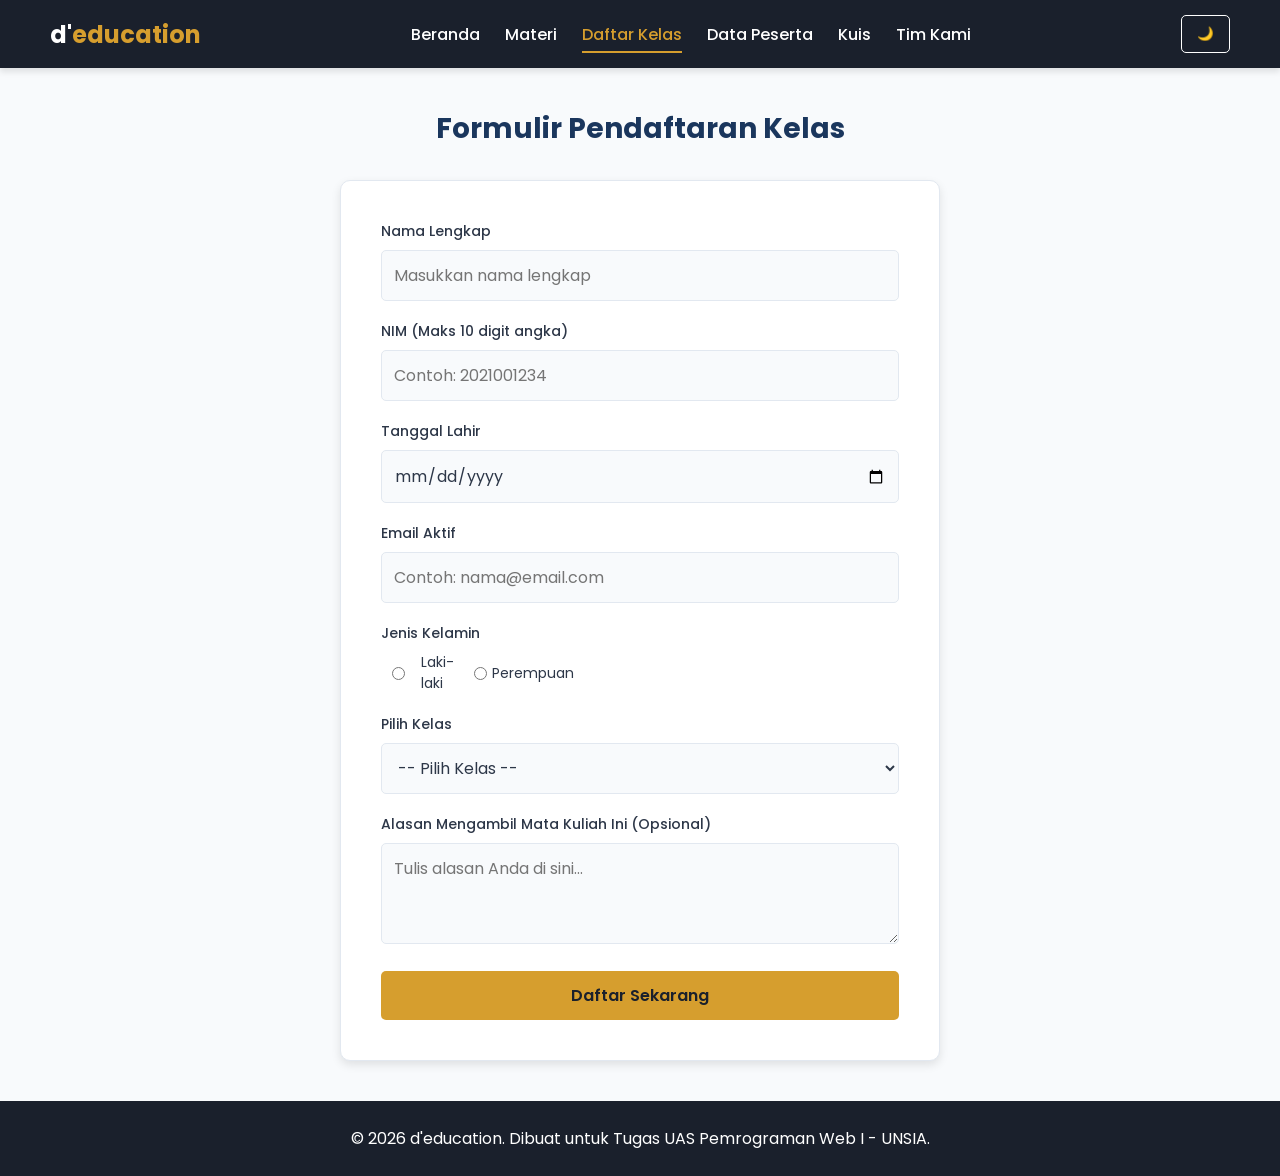
<file: daftar.html>
<!DOCTYPE html>
<html lang="id">
<head>
    <meta charset="UTF-8">
    <meta name="viewport" content="width=device-width, initial-scale=1.0">
    <title>Daftar Kelas - d'education</title>
    <link rel="stylesheet" href="assets/css/style.css">
</head>
<body>
    <header>
        <nav class="navbar">
            <div class="logo"><h1>d'<span>education</span></h1></div>
            <ul class="nav-links" id="navLinks">
                <li><a href="index.html">Beranda</a></li>
                <li><a href="materi.html">Materi</a></li>
                <li><a href="daftar.html">Daftar Kelas</a></li>
                <li><a href="peserta.html">Data Peserta</a></li>
                <li><a href="kuis.html">Kuis</a></li>
                <li><a href="kontributor.html">Tim Kami</a></li>
            </ul>
            <div class="nav-actions">
                <button id="theme-toggle">🌙</button>
                <button class="hamburger" id="hamburger"><span></span><span></span><span></span></button>
            </div>
        </nav>
    </header>

    <main>
        <h2 class="page-title">Formulir Pendaftaran Kelas</h2>
        
        <section class="form-container">
            <form id="form-daftar" novalidate>
                <div class="form-group">
                    <label for="nama">Nama Lengkap</label>
                    <input type="text" id="nama" name="nama" placeholder="Masukkan nama lengkap">
                    <div class="error-msg" id="error-nama">Nama wajib diisi.</div>
                </div>

                <div class="form-group">
                    <label for="nim">NIM (Maks 10 digit angka)</label>
                    <input type="text" id="nim" name="nim" placeholder="Contoh: 2021001234" maxlength="10">
                    <div class="error-msg" id="error-nim">NIM wajib diisi dan harus angka.</div>
                </div>

                <div class="form-group">
                    <label for="tglLahir">Tanggal Lahir</label>
                    <input type="date" id="tglLahir" name="tglLahir">
                    <div class="error-msg" id="error-tglLahir">Tanggal lahir wajib diisi.</div>
                </div>

                <div class="form-group">
                    <label for="email">Email Aktif</label>
                    <input type="email" id="email" name="email" placeholder="Contoh: nama@email.com">
                    <div class="error-msg" id="error-email">Format email tidak valid.</div>
                </div>

                <div class="form-group">
                    <label>Jenis Kelamin</label>
                    <div class="radio-group">
                        <label><input type="radio" id="laki-laki" name="jenis_kelamin" value="Laki-laki"> Laki-laki</label>
                        <label><input type="radio" id="perempuan" name="jenis_kelamin" value="Perempuan"> Perempuan</label>
                    </div>
                    <div class="error-msg" id="error-jk">Pilih jenis kelamin.</div>
                </div>

                <div class="form-group">
                    <label for="kelas">Pilih Kelas</label>
                    <select id="kelas" name="kelas">
                        <option value="">-- Pilih Kelas --</option>
                        <option value="IF208-A">IF208-A</option>
                        <option value="IF208-B">IF208-B</option>
                    </select>
                    <div class="error-msg" id="error-kelas">Pilih kelas.</div>
                </div>

                <div class="form-group">
                    <label for="alasan">Alasan Mengambil Mata Kuliah Ini (Opsional)</label>
                    <textarea id="alasan" name="alasan" rows="3" placeholder="Tulis alasan Anda di sini..."></textarea>
                </div>

                <button type="submit" class="btn-primary" style="width: 100%;">Daftar Sekarang</button>
            </form>
        </section>
    </main>

    <footer>
        <p>&copy; 2026 d'education. Dibuat untuk Tugas UAS Pemrograman Web I - UNSIA.</p>
    </footer>

    <script src="assets/js/script.js"></script>
</body>
</html>
</file>
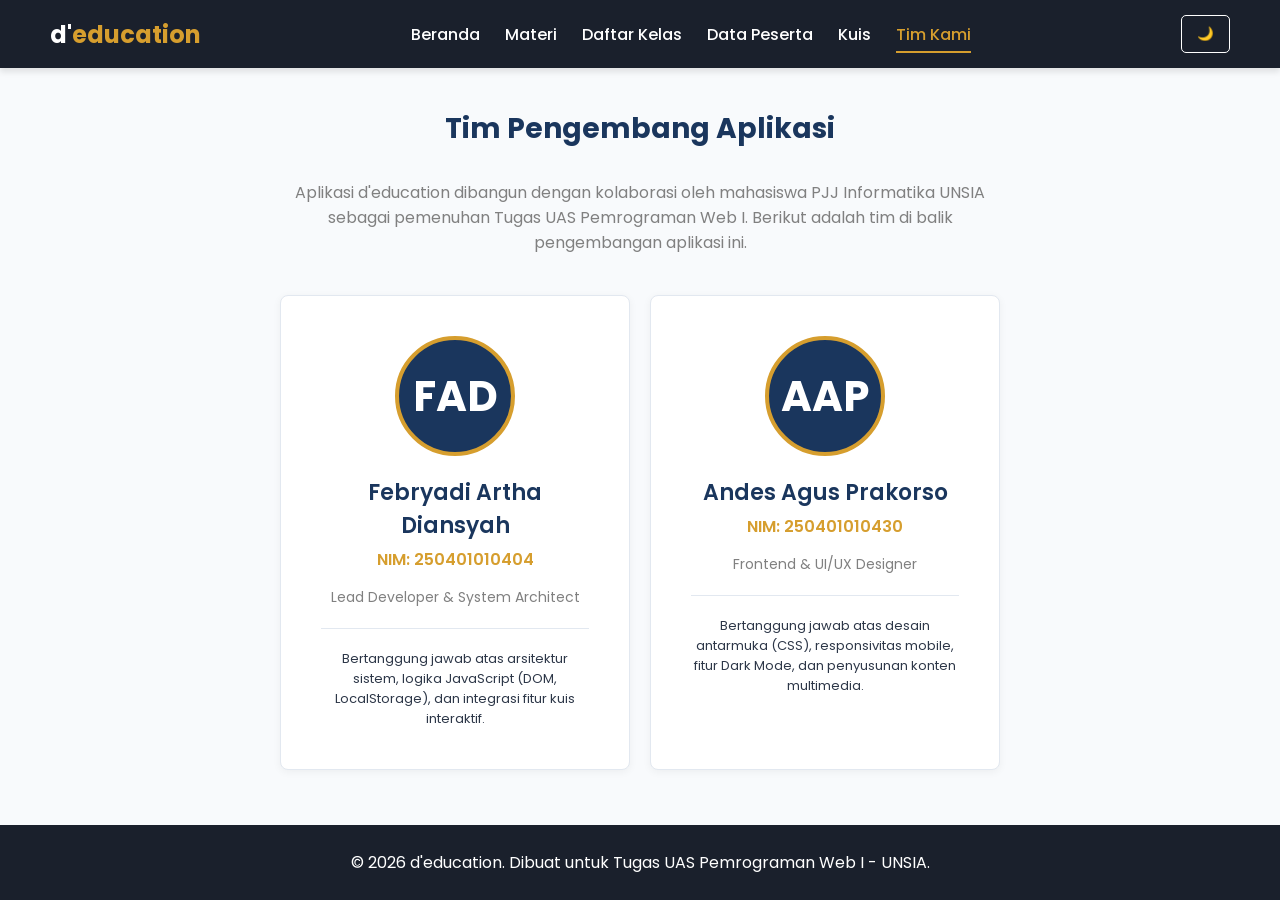
<file: kontributor.html>
<!DOCTYPE html>
<html lang="id">
<head>
    <meta charset="UTF-8">
    <meta name="viewport" content="width=device-width, initial-scale=1.0">
    <title>Tim Pengembang - d'education</title>
    <link rel="stylesheet" href="assets/css/style.css">
</head>
<body>
    <header>
        <nav class="navbar">
            <div class="logo"><h1>d'<span>education</span></h1></div>
            <ul class="nav-links" id="navLinks">
                <li><a href="index.html">Beranda</a></li>
                <li><a href="materi.html">Materi</a></li>
                <li><a href="daftar.html">Daftar Kelas</a></li>
                <li><a href="peserta.html">Data Peserta</a></li>
                <li><a href="kuis.html">Kuis</a></li>
                <li><a href="kontributor.html">Tim Kami</a></li>
            </ul>
            <div class="nav-actions">
                <button id="theme-toggle">🌙</button>
                <button class="hamburger" id="hamburger"><span></span><span></span><span></span></button>
            </div>
        </nav>
    </header>

    <main>
        <h2 class="page-title">Tim Pengembang Aplikasi</h2>
        <p style="text-align: center; max-width: 700px; margin: 0 auto 40px; color: gray;">
            Aplikasi d'education dibangun dengan kolaborasi oleh mahasiswa PJJ Informatika UNSIA sebagai pemenuhan Tugas UAS Pemrograman Web I. Berikut adalah tim di balik pengembangan aplikasi ini.
        </p>

        <section class="container">
            <div class="grid-box" style="grid-template-columns: repeat(auto-fit, minmax(300px, max-content)); justify-content: center;">
                
                <!-- Kartu Kontributor 1 -->
                <div class="card" style="text-align: center; padding: 40px; width: 100%; max-width: 350px;">
                    <div style="width: 120px; height: 120px; background: var(--primary-color); color: var(--text-light); border-radius: 50%; display: flex; align-items: center; justify-content: center; font-size: 42px; font-weight: 700; margin: 0 auto 20px; border: 4px solid var(--secondary-color);">
                        FAD
                    </div>
                    <h4 style="font-size: 22px; margin-bottom: 5px;">Febryadi Artha Diansyah</h4>
                    <p style="color: var(--secondary-color); font-weight: 600; margin-bottom: 15px;">NIM: 250401010404</p>
                    <p style="font-size: 14px; color: gray;">Lead Developer & System Architect</p>
                    <div style="margin-top: 20px; padding-top: 20px; border-top: 1px solid var(--border-color); font-size: 13px;">
                        <p>Bertanggung jawab atas arsitektur sistem, logika JavaScript (DOM, LocalStorage), dan integrasi fitur kuis interaktif.</p>
                    </div>
                </div>

                <!-- Kartu Kontributor 2 -->
                <div class="card" style="text-align: center; padding: 40px; width: 100%; max-width: 350px;">
                    <div style="width: 120px; height: 120px; background: var(--primary-color); color: var(--text-light); border-radius: 50%; display: flex; align-items: center; justify-content: center; font-size: 42px; font-weight: 700; margin: 0 auto 20px; border: 4px solid var(--secondary-color);">
                        AAP
                    </div>
                    <h4 style="font-size: 22px; margin-bottom: 5px;">Andes Agus Prakorso</h4>
                    <p style="color: var(--secondary-color); font-weight: 600; margin-bottom: 15px;">NIM: 250401010430</p>
                    <p style="font-size: 14px; color: gray;">Frontend & UI/UX Designer</p>
                    <div style="margin-top: 20px; padding-top: 20px; border-top: 1px solid var(--border-color); font-size: 13px;">
                        <p>Bertanggung jawab atas desain antarmuka (CSS), responsivitas mobile, fitur Dark Mode, dan penyusunan konten multimedia.</p>
                    </div>
                </div>

            </div>
        </section>
    </main>

    <footer>
        <p>&copy; 2026 d'education. Dibuat untuk Tugas UAS Pemrograman Web I - UNSIA.</p>
    </footer>

    <script src="assets/js/script.js"></script>
</body>
</html>
</file>
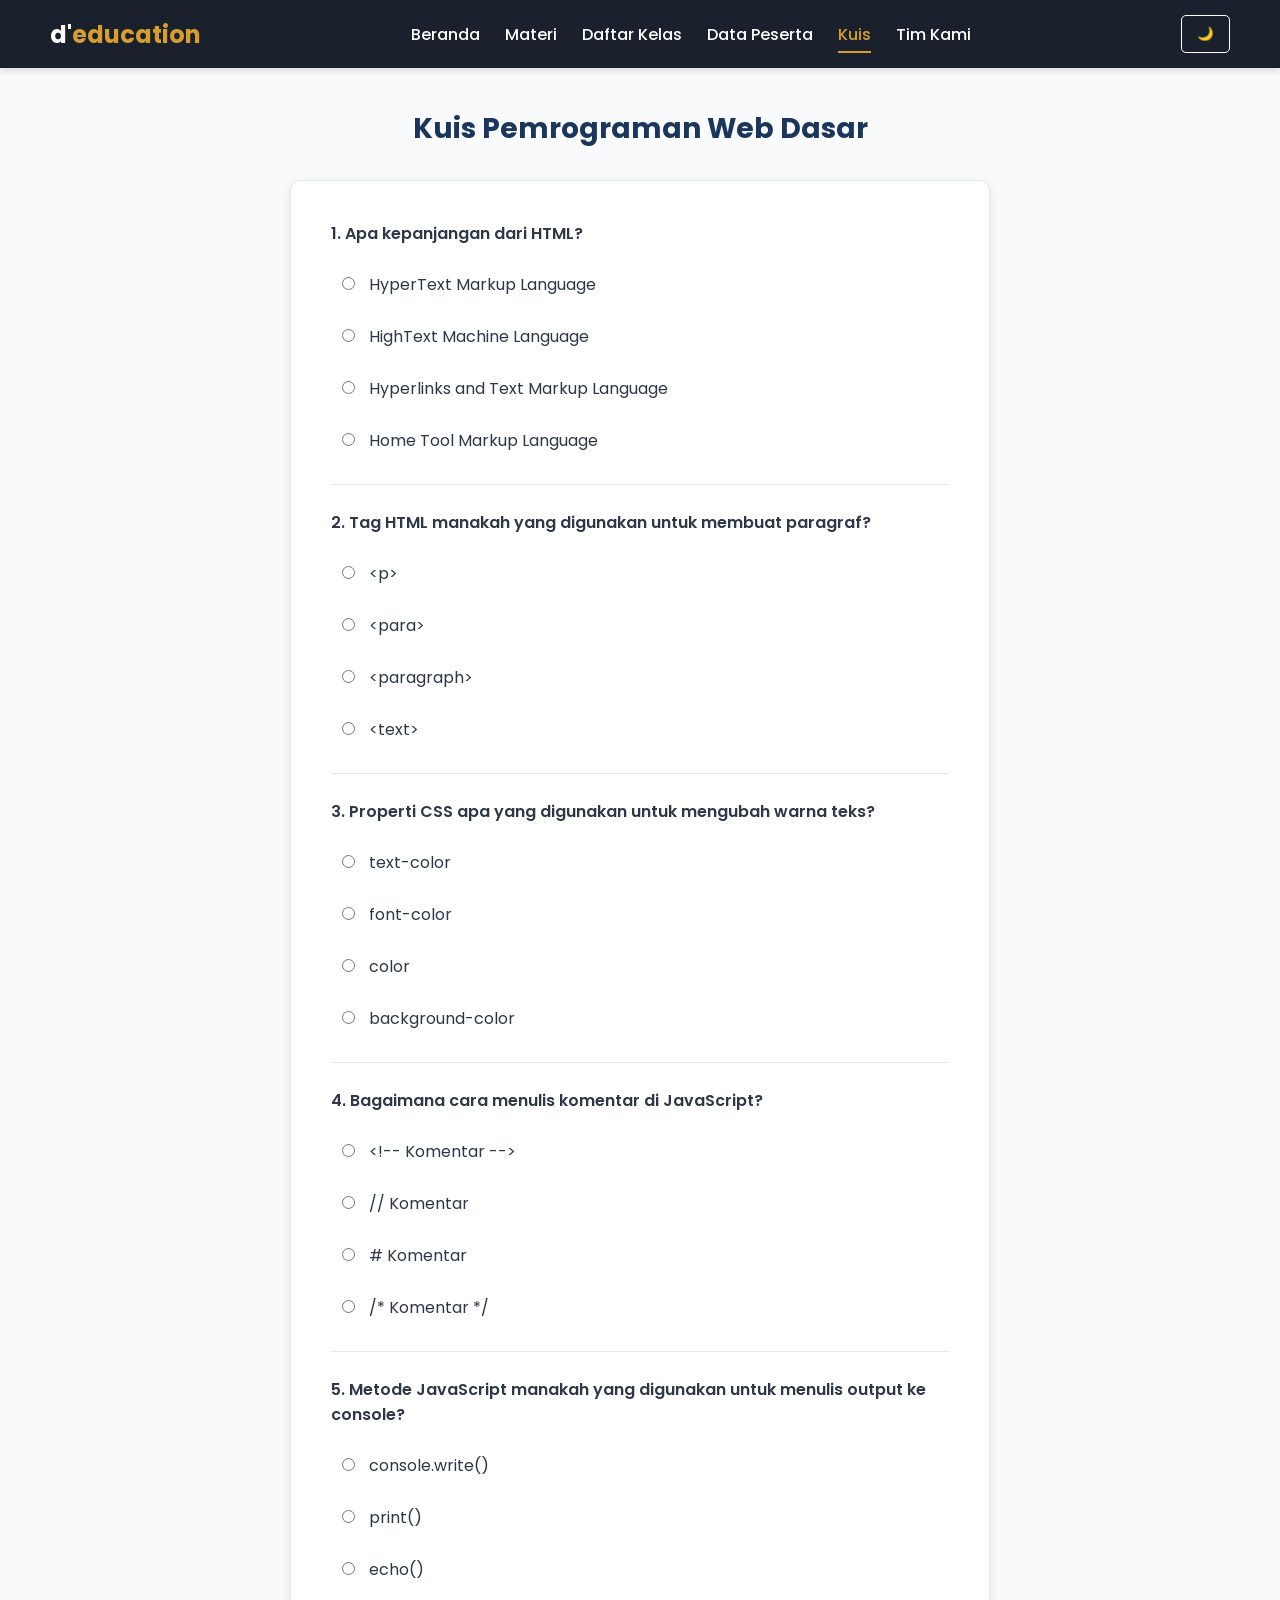
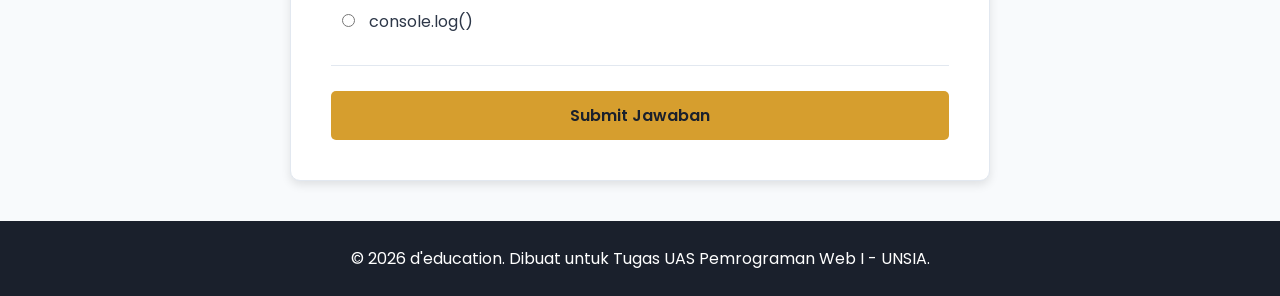
<file: kuis.html>
<!DOCTYPE html>
<html lang="id">
<head>
    <meta charset="UTF-8">
    <meta name="viewport" content="width=device-width, initial-scale=1.0">
    <title>Kuis Interaktif - d'education</title>
    <link rel="stylesheet" href="assets/css/style.css">
</head>
<body>
    <header>
        <nav class="navbar">
            <div class="logo"><h1>d'<span>education</span></h1></div>
            <ul class="nav-links" id="navLinks">
                <li><a href="index.html">Beranda</a></li>
                <li><a href="materi.html">Materi</a></li>
                <li><a href="daftar.html">Daftar Kelas</a></li>
                <li><a href="peserta.html">Data Peserta</a></li>
                <li><a href="kuis.html">Kuis</a></li>
                <li><a href="kontributor.html">Tim Kami</a></li>
            </ul>
            <div class="nav-actions">
                <button id="theme-toggle">🌙</button>
                <button class="hamburger" id="hamburger"><span></span><span></span><span></span></button>
            </div>
        </nav>
    </header>

    <main>
        <h2 class="page-title">Kuis Pemrograman Web Dasar</h2>
        
        <section class="kuis-container">
            <form id="form-kuis">
                <div class="soal-item">
                    <p>1. Apa kepanjangan dari HTML?</p>
                    <label><input type="radio" name="soal1" value="a"> HyperText Markup Language</label>
                    <label><input type="radio" name="soal1" value="b"> HighText Machine Language</label>
                    <label><input type="radio" name="soal1" value="c"> Hyperlinks and Text Markup Language</label>
                    <label><input type="radio" name="soal1" value="d"> Home Tool Markup Language</label>
                </div>

                <div class="soal-item">
                    <p>2. Tag HTML manakah yang digunakan untuk membuat paragraf?</p>
                    <label><input type="radio" name="soal2" value="a"> &lt;p&gt;</label>
                    <label><input type="radio" name="soal2" value="b"> &lt;para&gt;</label>
                    <label><input type="radio" name="soal2" value="c"> &lt;paragraph&gt;</label>
                    <label><input type="radio" name="soal2" value="d"> &lt;text&gt;</label>
                </div>

                <div class="soal-item">
                    <p>3. Properti CSS apa yang digunakan untuk mengubah warna teks?</p>
                    <label><input type="radio" name="soal3" value="a"> text-color</label>
                    <label><input type="radio" name="soal3" value="b"> font-color</label>
                    <label><input type="radio" name="soal3" value="c"> color</label>
                    <label><input type="radio" name="soal3" value="d"> background-color</label>
                </div>

                <div class="soal-item">
                    <p>4. Bagaimana cara menulis komentar di JavaScript?</p>
                    <label><input type="radio" name="soal4" value="a"> &lt;!-- Komentar --&gt;</label>
                    <label><input type="radio" name="soal4" value="b"> // Komentar</label>
                    <label><input type="radio" name="soal4" value="c"> # Komentar</label>
                    <label><input type="radio" name="soal4" value="d"> /* Komentar */</label>
                </div>

                <div class="soal-item">
                    <p>5. Metode JavaScript manakah yang digunakan untuk menulis output ke console?</p>
                    <label><input type="radio" name="soal5" value="a"> console.write()</label>
                    <label><input type="radio" name="soal5" value="b"> print()</label>
                    <label><input type="radio" name="soal5" value="c"> echo()</label>
                    <label><input type="radio" name="soal5" value="d"> console.log()</label>
                </div>

                <button type="submit" class="btn-primary" style="width: 100%;">Submit Jawaban</button>
            </form>

            <div id="hasil-kuis">
                <h3 id="teks-nilai" style="font-size: 32px; margin-bottom: 15px; font-weight: 700;"></h3>
                <p id="teks-feedback" style="font-size: 18px; margin-bottom: 20px;"></p>
                <button id="btn-retry" class="btn-primary">Ulangi Kuis</button>
            </div>
        </section>
    </main>

    <footer>
        <p>&copy; 2026 d'education. Dibuat untuk Tugas UAS Pemrograman Web I - UNSIA.</p>
    </footer>

    <script src="assets/js/script.js"></script>
</body>
</html>
</file>
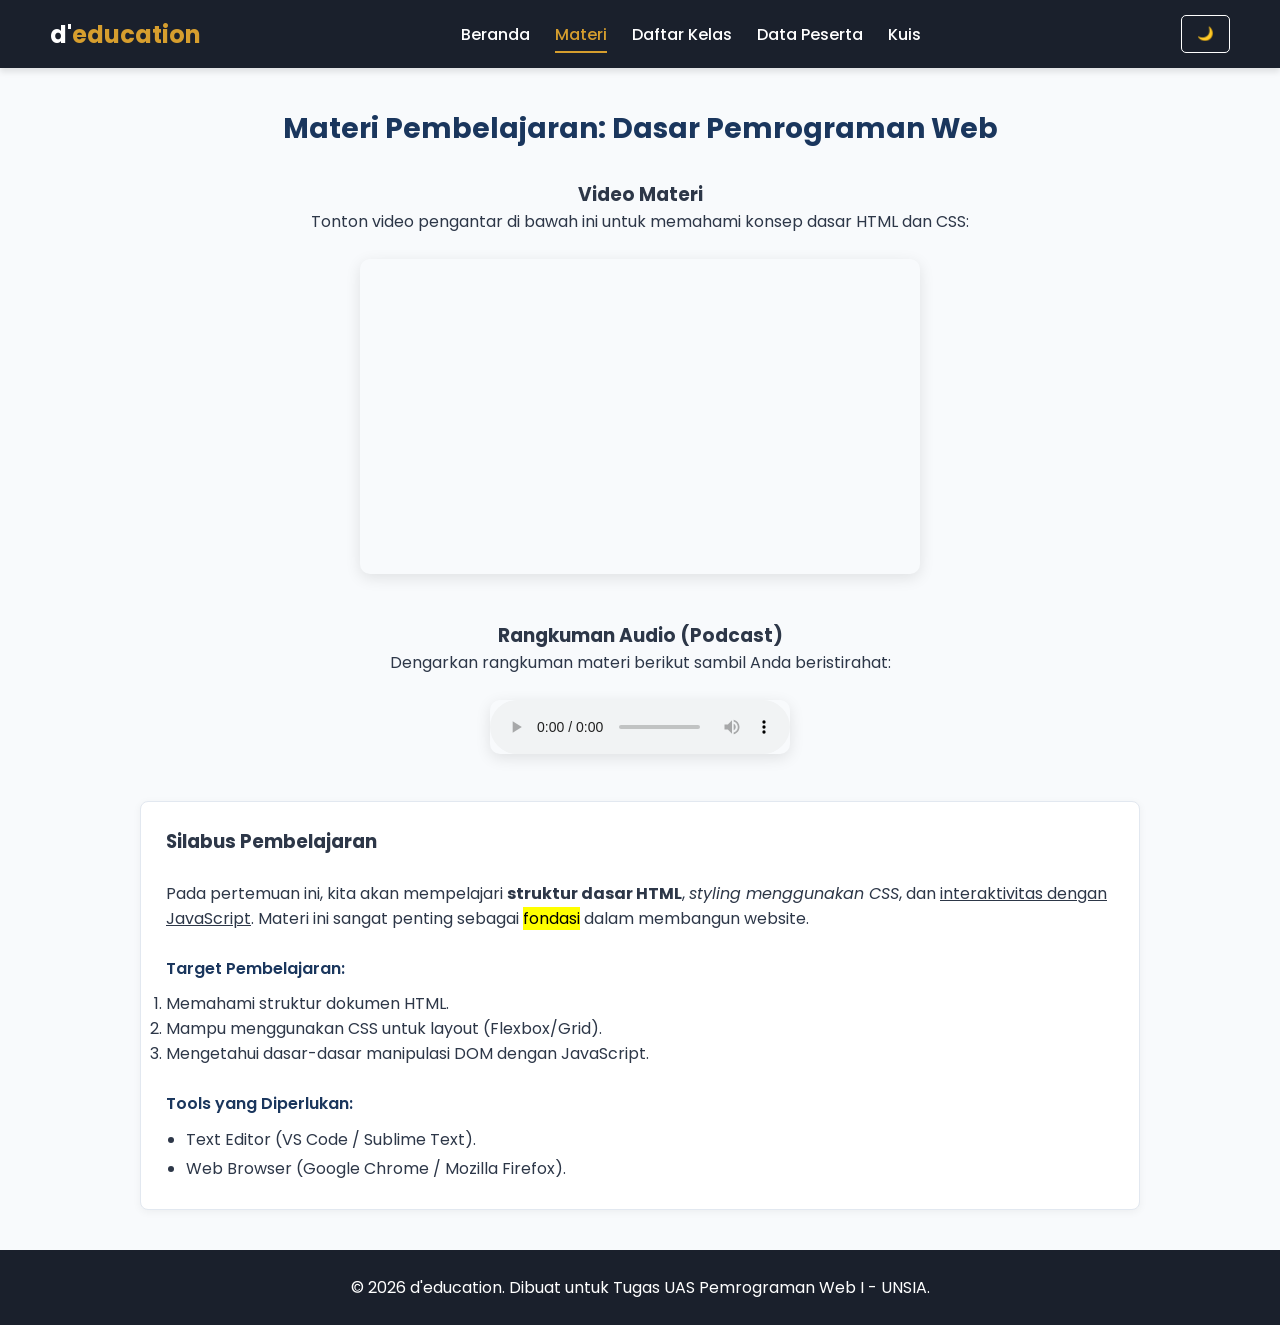
<file: materi.html>
<!DOCTYPE html>
<html lang="id">
<head>
    <meta charset="UTF-8">
    <meta name="viewport" content="width=device-width, initial-scale=1.0">
    <title>Materi Pembelajaran - d'education</title>
    <link rel="stylesheet" href="assets/css/style.css">
</head>
<body>
    <header>
        <nav class="navbar">
            <div class="logo"><h1>d'<span>education</span></h1></div>
            <ul class="nav-links" id="navLinks">
                <li><a href="index.html">Beranda</a></li>
                <li><a href="materi.html">Materi</a></li>
                <li><a href="daftar.html">Daftar Kelas</a></li>
                <li><a href="peserta.html">Data Peserta</a></li>
                <li><a href="kuis.html">Kuis</a></li>
            </ul>
            <div class="nav-actions">
                <button id="theme-toggle">🌙</button>
                <button class="hamburger" id="hamburger"><span></span><span></span><span></span></button>
            </div>
        </nav>
    </header>

    <main>
        <h2 class="page-title">Materi Pembelajaran: Dasar Pemrograman Web</h2>
        
        <section class="materi-video container">
            <h3>Video Materi</h3>
            <p>Tonton video pengantar di bawah ini untuk memahami konsep dasar HTML dan CSS:</p>
            <br>
            <iframe width="560" height="315" src="https://www.youtube.com/embed/R6G9gz_Sbzc" title="YouTube video player" frameborder="0" allow="accelerometer; autoplay; clipboard-write; encrypted-media; gyroscope; picture-in-picture" allowfullscreen></iframe>
        </section>

        <section class="materi-audio container">
            <h3>Rangkuman Audio (Podcast)</h3>
            <p>Dengarkan rangkuman materi berikut sambil Anda beristirahat:</p>
            <br>
            <audio controls>
                <source src="https://www.soundhelix.com/examples/mp3/SoundHelix-Song-1.mp3" type="audio/mpeg">
                Browser Anda tidak mendukung elemen audio.
            </audio>
        </section>

        <section class="container card">
            <h3>Silabus Pembelajaran</h3>
            <br>
            <p>Pada pertemuan ini, kita akan mempelajari <b>struktur dasar HTML</b>, <i>styling menggunakan CSS</i>, dan <u>interaktivitas dengan JavaScript</u>. Materi ini sangat penting sebagai <mark>fondasi</mark> dalam membangun website.</p>
            <br>
            <h4>Target Pembelajaran:</h4>
            <ol>
                <li>Memahami struktur dokumen HTML.</li>
                <li>Mampu menggunakan CSS untuk layout (Flexbox/Grid).</li>
                <li>Mengetahui dasar-dasar manipulasi DOM dengan JavaScript.</li>
            </ol>
            <br>
            <h4>Tools yang Diperlukan:</h4>
            <ul>
                <li>Text Editor (VS Code / Sublime Text).</li>
                <li>Web Browser (Google Chrome / Mozilla Firefox).</li>
            </ul>
        </section>
    </main>

    <footer>
        <p>&copy; 2026 d'education. Dibuat untuk Tugas UAS Pemrograman Web I - UNSIA.</p>
    </footer>

    <script src="assets/js/script.js"></script>
</body>
</html>
</file>
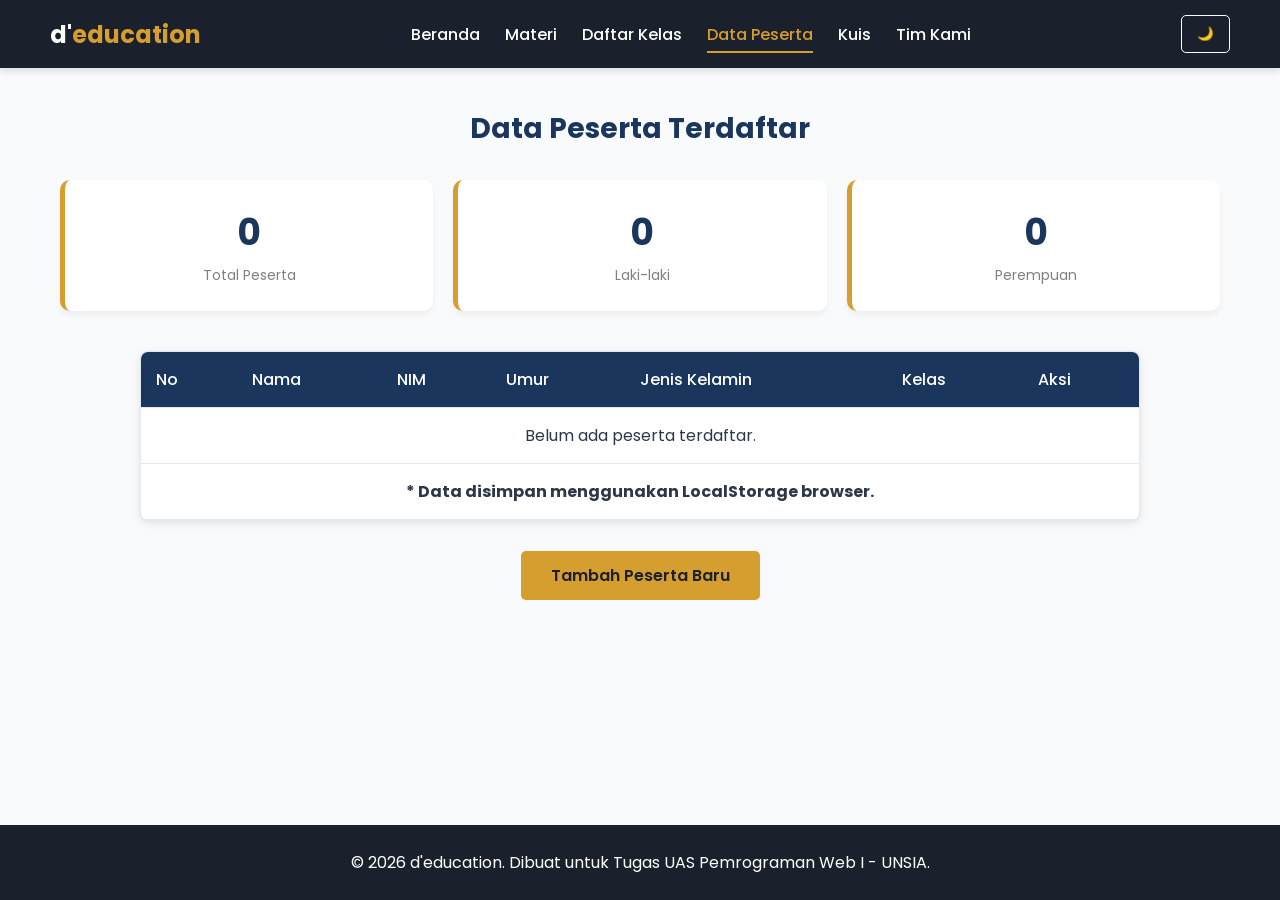
<file: peserta.html>
<!DOCTYPE html>
<html lang="id">
<head>
    <meta charset="UTF-8">
    <meta name="viewport" content="width=device-width, initial-scale=1.0">
    <title>Data Peserta - d'education</title>
    <link rel="stylesheet" href="assets/css/style.css">
</head>
<body>
    <header>
        <nav class="navbar">
            <div class="logo"><h1>d'<span>education</span></h1></div>
            <ul class="nav-links" id="navLinks">
                <li><a href="index.html">Beranda</a></li>
                <li><a href="materi.html">Materi</a></li>
                <li><a href="daftar.html">Daftar Kelas</a></li>
                <li><a href="peserta.html">Data Peserta</a></li>
                <li><a href="kuis.html">Kuis</a></li>
                <li><a href="kontributor.html">Tim Kami</a></li>
            </ul>
            <div class="nav-actions">
                <button id="theme-toggle">🌙</button>
                <button class="hamburger" id="hamburger"><span></span><span></span><span></span></button>
            </div>
        </nav>
    </header>

    <main>
        <h2 class="page-title">Data Peserta Terdaftar</h2>

        <section class="stats-grid">
            <div class="stat-card"><h3 id="stat-total">0</h3><p>Total Peserta</p></div>
            <div class="stat-card"><h3 id="stat-laki">0</h3><p>Laki-laki</p></div>
            <div class="stat-card"><h3 id="stat-perempuan">0</h3><p>Perempuan</p></div>
        </section>

        <section class="container">
            <div class="table-container">
                <table>
                    <thead>
                        <tr>
                            <th>No</th>
                            <th>Nama</th>
                            <th>NIM</th>
                            <th>Umur</th>
                            <th>Jenis Kelamin</th>
                            <th>Kelas</th>
                            <th>Aksi</th>
                        </tr>
                    </thead>
                    <tbody id="tabel-peserta-body"></tbody>
                    <tfoot>
                        <tr>
                            <td colspan="7" style="text-align: center; font-weight: bold;">
                                * Data disimpan menggunakan LocalStorage browser.
                            </td>
                        </tr>
                    </tfoot>
                </table>
            </div>
            
            <div style="text-align: center; margin-top: 30px;">
                <a href="daftar.html" class="btn-primary">Tambah Peserta Baru</a>
            </div>
        </section>
    </main>

    <footer>
        <p>&copy; 2026 d'education. Dibuat untuk Tugas UAS Pemrograman Web I - UNSIA.</p>
    </footer>

    <script src="assets/js/script.js"></script>
</body>
</html>
</file>
<file: assets/css/style.css>
/* Import Google Fonts */
@import url('https://fonts.googleapis.com/css2?family=Poppins:wght@300;400;500;600;700&display=swap');

/* Variabel Tema */
:root {
    --primary-color: #1a365d;
    --secondary-color: #d69e2e;
    --bg-light: #f8fafc;
    --text-dark: #2d3748;
    --text-light: #ffffff;
    --bg-dark: #1a202c;
    --card-bg: #ffffff;
    --border-color: #e2e8f0;
    --error-color: #e53e3e;
    --success-bg: #c6f6d5;
    --success-text: #22543d;
    --danger-bg: #fed7d7;
    --danger-text: #742a2a;
}

body.dark-mode {
    --bg-light: #171923;
    --text-dark: #e2e8f0;
    --bg-dark: #0d1117;
    --card-bg: #2d3748;
    --border-color: #4a5568;
}

/* Reset & Dasar */
* {
    margin: 0;
    padding: 0;
    box-sizing: border-box;
    font-family: 'Poppins', sans-serif;
}

body {
    background-color: var(--bg-light);
    color: var(--text-dark);
    transition: background-color 0.3s ease, color 0.3s ease;
    min-height: 100vh;
    display: flex;
    flex-direction: column;
}

/* Navbar & Hamburger */
.navbar {
    display: flex;
    justify-content: space-between;
    align-items: center;
    background-color: var(--bg-dark);
    padding: 15px 50px;
    position: sticky;
    top: 0;
    z-index: 1000;
    box-shadow: 0 4px 6px rgba(0,0,0,0.1);
}

.navbar .logo h1 { color: var(--text-light); font-size: 24px; font-weight: 700; }
.navbar .logo span { color: var(--secondary-color); }

.nav-links {
    display: flex;
    list-style: none;
    gap: 25px;
}

.nav-links a {
    color: var(--text-light);
    text-decoration: none;
    font-weight: 500;
    transition: color 0.3s;
    padding: 5px 0;
}

.nav-links a:hover, .nav-links a.active {
    color: var(--secondary-color);
    border-bottom: 2px solid var(--secondary-color);
}

.nav-actions { display: flex; align-items: center; gap: 15px; }

#theme-toggle {
    padding: 8px 15px;
    background: transparent;
    color: var(--text-light);
    border: 1px solid var(--text-light);
    border-radius: 5px;
    cursor: pointer;
    transition: 0.3s;
    font-family: 'Poppins', sans-serif;
}

#theme-toggle:hover { background: var(--secondary-color); border-color: var(--secondary-color); }

.hamburger {
    display: none;
    flex-direction: column;
    gap: 5px;
    cursor: pointer;
    background: none;
    border: none;
}

.hamburger span {
    width: 25px;
    height: 3px;
    background-color: var(--text-light);
    transition: 0.3s;
}

.hamburger.active span:nth-child(1) { transform: rotate(45deg) translate(6px, 6px); }
.hamburger.active span:nth-child(2) { opacity: 0; }
.hamburger.active span:nth-child(3) { transform: rotate(-45deg) translate(6px, -6px); }

/* Layout Utama */
main {
    flex: 1;
    padding: 40px 20px;
    max-width: 1200px;
    margin: 0 auto;
    width: 100%;
}

.container { max-width: 1000px; margin: 0 auto; }

/* Hero Section */
.hero {
    display: flex;
    align-items: center;
    justify-content: space-between;
    gap: 40px;
    flex-wrap: wrap;
    margin-bottom: 50px;
    background: linear-gradient(135deg, var(--primary-color) 0%, #2c5282 100%);
    padding: 50px;
    border-radius: 15px;
    color: var(--text-light);
    box-shadow: 0 10px 20px rgba(0,0,0,0.15);
}

body.dark-mode .hero { background: linear-gradient(135deg, #2d3748 0%, #1a202c 100%); }

.hero-text { flex: 1; min-width: 300px; animation: fadeIn 1s ease-in-out; }
.hero-text h2 { font-size: 36px; margin-bottom: 15px; line-height: 1.3; }
.hero-text p { margin-bottom: 25px; line-height: 1.6; opacity: 0.9; }

.hero-text mark {
    background-color: var(--secondary-color);
    color: var(--bg-dark);
    padding: 2px 5px;
    border-radius: 4px;
}

.btn-primary {
    display: inline-block;
    background-color: var(--secondary-color);
    color: var(--bg-dark);
    padding: 12px 30px;
    border-radius: 5px;
    text-decoration: none;
    font-weight: 600;
    transition: 0.3s;
    border: none;
    cursor: pointer;
    font-size: 16px;
}

.btn-primary:hover { background-color: var(--text-light); transform: translateY(-2px); }

.hero-image img { max-width: 100%; border-radius: 10px; box-shadow: 0 4px 15px rgba(0,0,0,0.2); }

@keyframes fadeIn { from { opacity: 0; transform: translateY(20px); } to { opacity: 1; transform: translateY(0); } }

/* Statistik Cards */
.stats-grid {
    display: grid;
    grid-template-columns: repeat(auto-fit, minmax(200px, 1fr));
    gap: 20px;
    margin-bottom: 40px;
}

.stat-card {
    background: var(--card-bg);
    padding: 25px;
    border-radius: 10px;
    text-align: center;
    border-left: 5px solid var(--secondary-color);
    box-shadow: 0 4px 6px rgba(0,0,0,0.05);
    transition: transform 0.3s;
}

.stat-card:hover { transform: translateY(-5px); }
.stat-card h3 { font-size: 36px; color: var(--primary-color); margin-bottom: 5px; font-weight: 700; }
body.dark-mode .stat-card h3 { color: var(--secondary-color); }
.stat-card p { font-size: 14px; color: gray; }

/* Grid & Card Umum */
.page-title { text-align: center; font-size: 28px; margin-bottom: 30px; color: var(--primary-color); font-weight: 700; }
body.dark-mode .page-title { color: var(--secondary-color); }

.grid-box {
    display: grid;
    grid-template-columns: repeat(auto-fit, minmax(300px, 1fr));
    gap: 20px;
}

.card {
    background: var(--card-bg);
    padding: 25px;
    border-radius: 8px;
    box-shadow: 0 2px 8px rgba(0,0,0,0.05);
    border: 1px solid var(--border-color);
}

.card h4 { margin-bottom: 10px; color: var(--primary-color); font-weight: 600; }
body.dark-mode .card h4 { color: var(--secondary-color); }
.card ul { margin-left: 20px; line-height: 1.8; }

/* Form Styling */
.form-container {
    max-width: 600px;
    margin: 0 auto;
    background: var(--card-bg);
    padding: 40px;
    border-radius: 10px;
    box-shadow: 0 4px 10px rgba(0,0,0,0.1);
    border: 1px solid var(--border-color);
}

.form-group { margin-bottom: 20px; }
.form-group label { display: block; margin-bottom: 8px; font-weight: 500; font-size: 14px; }

.form-group input, .form-group select, .form-group textarea {
    width: 100%;
    padding: 12px;
    border: 1px solid var(--border-color);
    border-radius: 5px;
    background: var(--bg-light);
    color: var(--text-dark);
    font-size: 16px;
    font-family: 'Poppins', sans-serif;
}

.form-group input:focus, .form-group select:focus, .form-group textarea:focus {
    outline: none;
    border-color: var(--secondary-color);
    box-shadow: 0 0 0 2px rgba(214, 158, 46, 0.2);
}

.form-group textarea { resize: vertical; }
.radio-group { display: flex; gap: 20px; align-items: center; margin-top: 5px; }
.radio-group label { display: flex; align-items: center; gap: 5px; font-weight: normal; margin-bottom: 0; }

.error-msg { color: var(--error-color); font-size: 12px; margin-top: 5px; display: none; }
.form-group input.error-border, .form-group select.error-border { border-color: var(--error-color); }

/* Tabel Styling */
.table-container {
    overflow-x: auto;
    background: var(--card-bg);
    border-radius: 8px;
    box-shadow: 0 2px 8px rgba(0,0,0,0.1);
    border: 1px solid var(--border-color);
}

table { width: 100%; border-collapse: collapse; min-width: 600px; }
table th, table td {
    padding: 15px;
    text-align: left;
    border-bottom: 1px solid var(--border-color);
}
table th { background-color: var(--primary-color); color: var(--text-light); font-weight: 500; }
table tr:hover { background-color: var(--bg-light); }

.btn-delete {
    background: transparent;
    color: var(--error-color);
    border: 1px solid var(--error-color);
    padding: 5px 10px;
    border-radius: 5px;
    cursor: pointer;
    font-weight: 500;
    transition: 0.3s;
}
.btn-delete:hover { background: var(--error-color); color: white; }

/* Kuis Styling */
.kuis-container {
    max-width: 700px;
    margin: 0 auto;
    background: var(--card-bg);
    padding: 40px;
    border-radius: 10px;
    border: 1px solid var(--border-color);
    box-shadow: 0 4px 10px rgba(0,0,0,0.1);
}

.soal-item { margin-bottom: 25px; padding-bottom: 15px; border-bottom: 1px solid var(--border-color); }
.soal-item p { font-weight: 600; margin-bottom: 15px; }
.soal-item label { display: block; padding: 10px; border-radius: 5px; cursor: pointer; transition: 0.2s; margin-bottom: 5px; border: 1px solid transparent; }
.soal-item label:hover { background: var(--bg-light); border-color: var(--border-color); }
.soal-item input[type="radio"] { margin-right: 10px; }

#hasil-kuis { text-align: center; margin-top: 20px; padding: 30px; border-radius: 8px; display: none; }
.nilai-lulus { background: var(--success-bg); color: var(--success-text); }
.nilai-gagal { background: var(--danger-bg); color: var(--danger-text); }

/* Materi Page */
.materi-video, .materi-audio { text-align: center; margin-bottom: 40px; }
.materi-video iframe, .materi-audio audio { max-width: 100%; border-radius: 10px; box-shadow: 0 4px 15px rgba(0,0,0,0.1); }

/* Footer */
footer {
    background-color: var(--bg-dark);
    color: var(--text-light);
    text-align: center;
    padding: 25px;
    margin-top: auto;
}
footer a { color: var(--secondary-color); text-decoration: none; }

/* Responsif Mobile */
@media (max-width: 768px) {
    .navbar { padding: 15px 20px; }
    .hamburger { display: flex; }
    .nav-links {
        position: absolute;
        top: 70px;
        left: 0;
        width: 100%;
        background: var(--bg-dark);
        flex-direction: column;
        align-items: center;
        padding: 20px 0;
        gap: 15px;
        display: none;
        box-shadow: 0 4px 6px rgba(0,0,0,0.1);
    }
    .nav-links.active { display: flex; }
    .hero { flex-direction: column; text-align: center; padding: 30px; }
    .form-container, .kuis-container { padding: 20px; }
}
</file>
